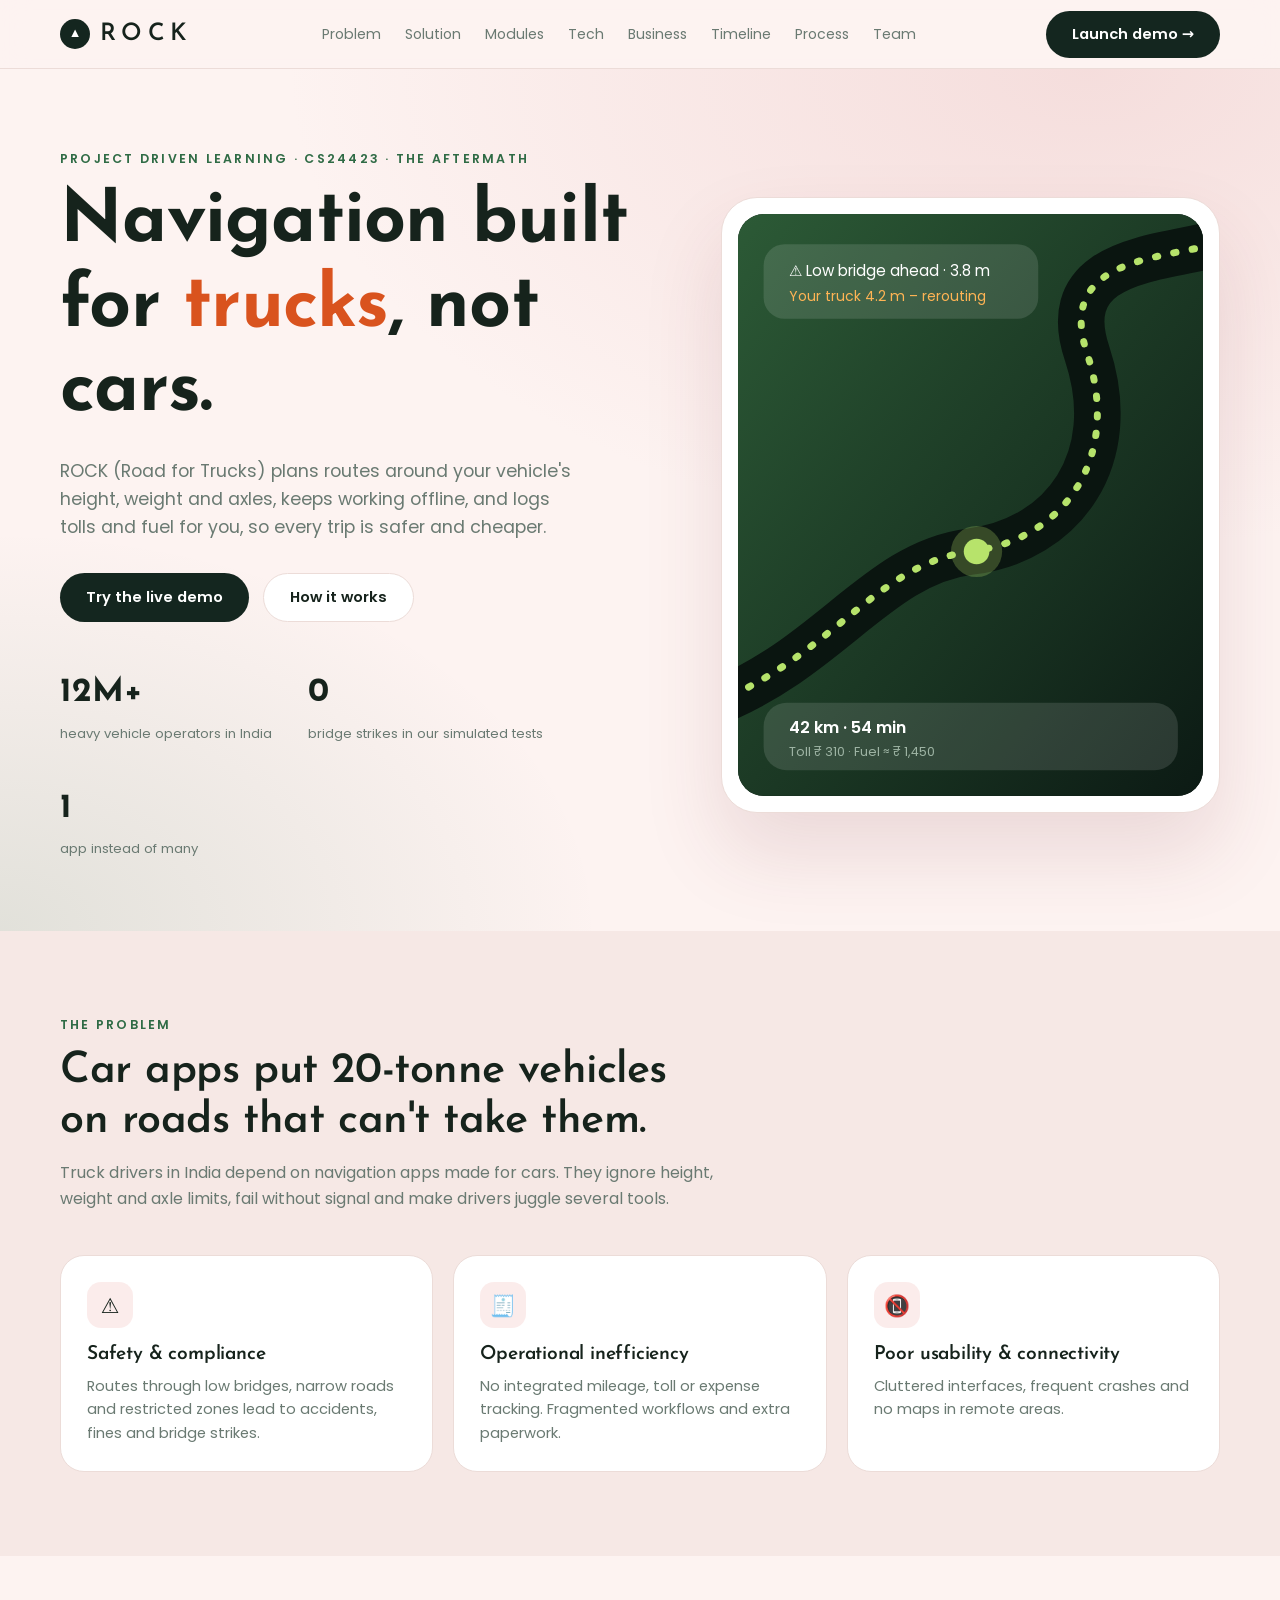
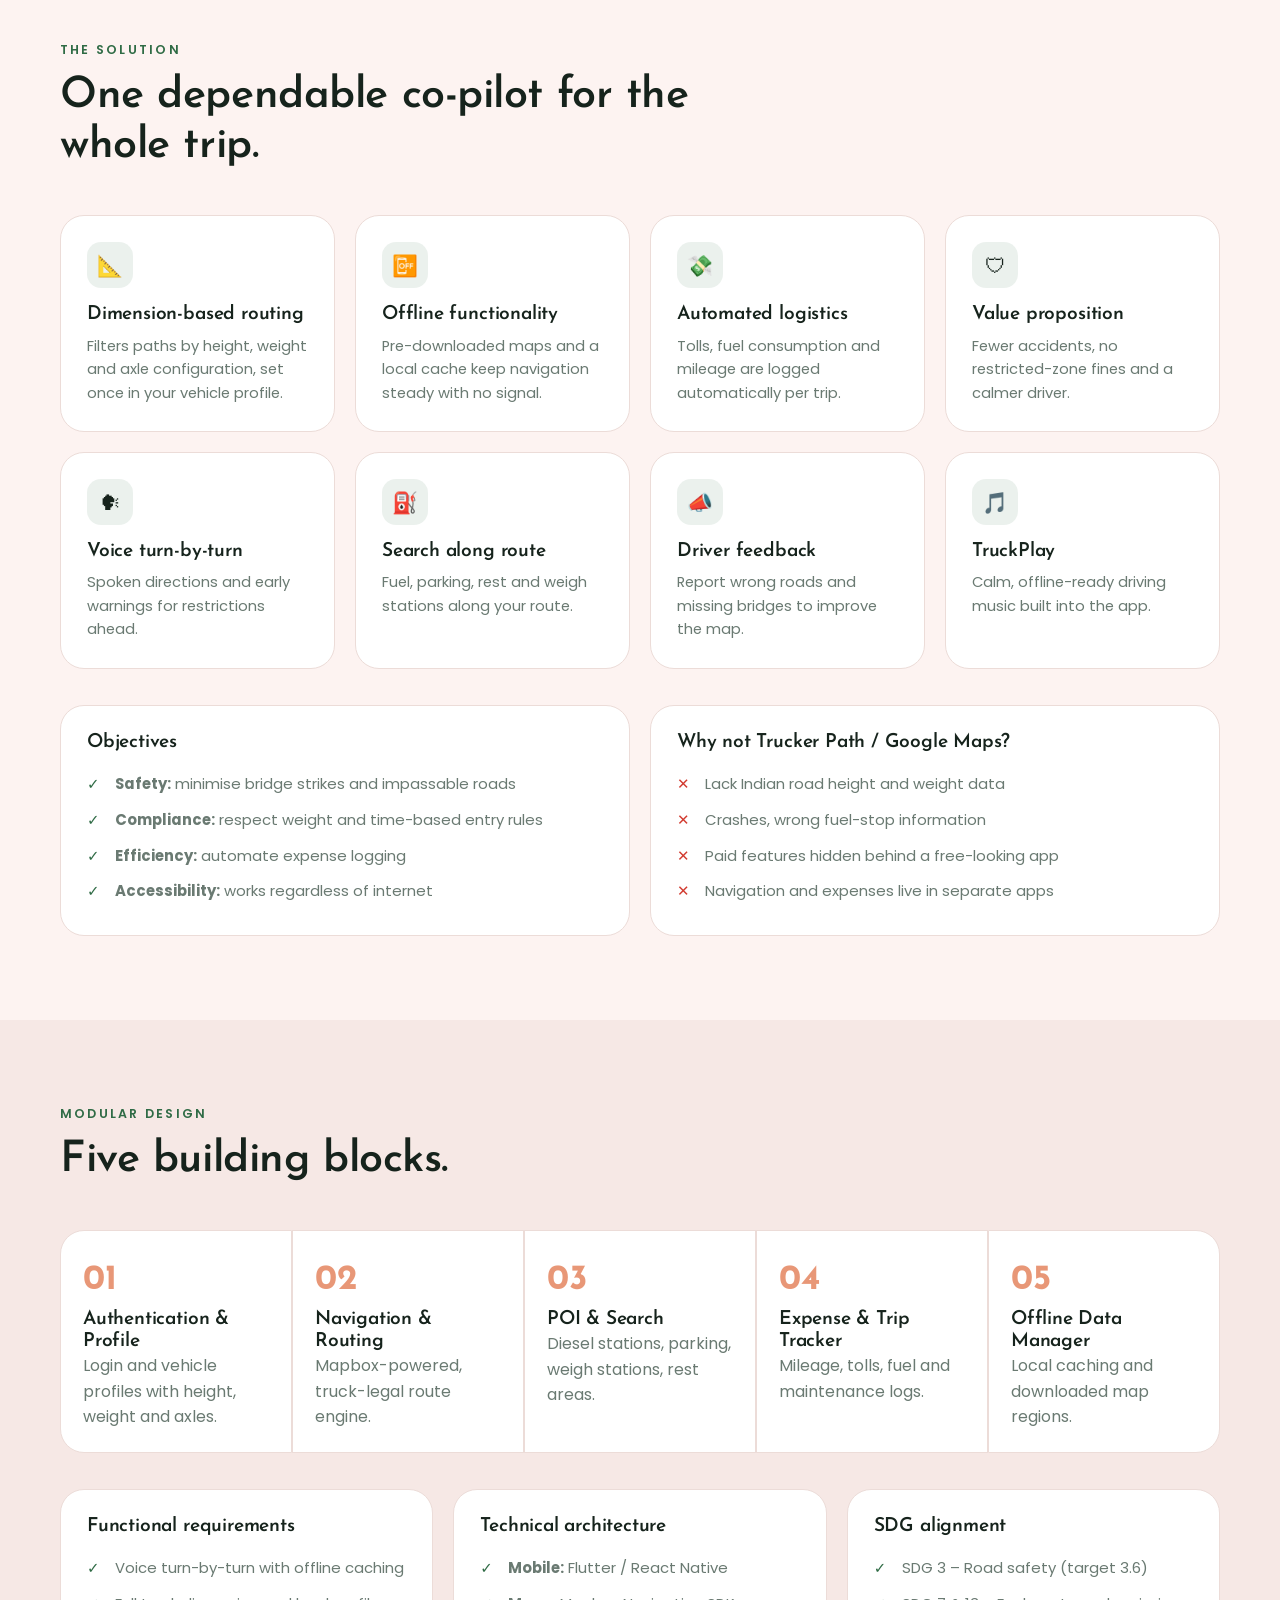
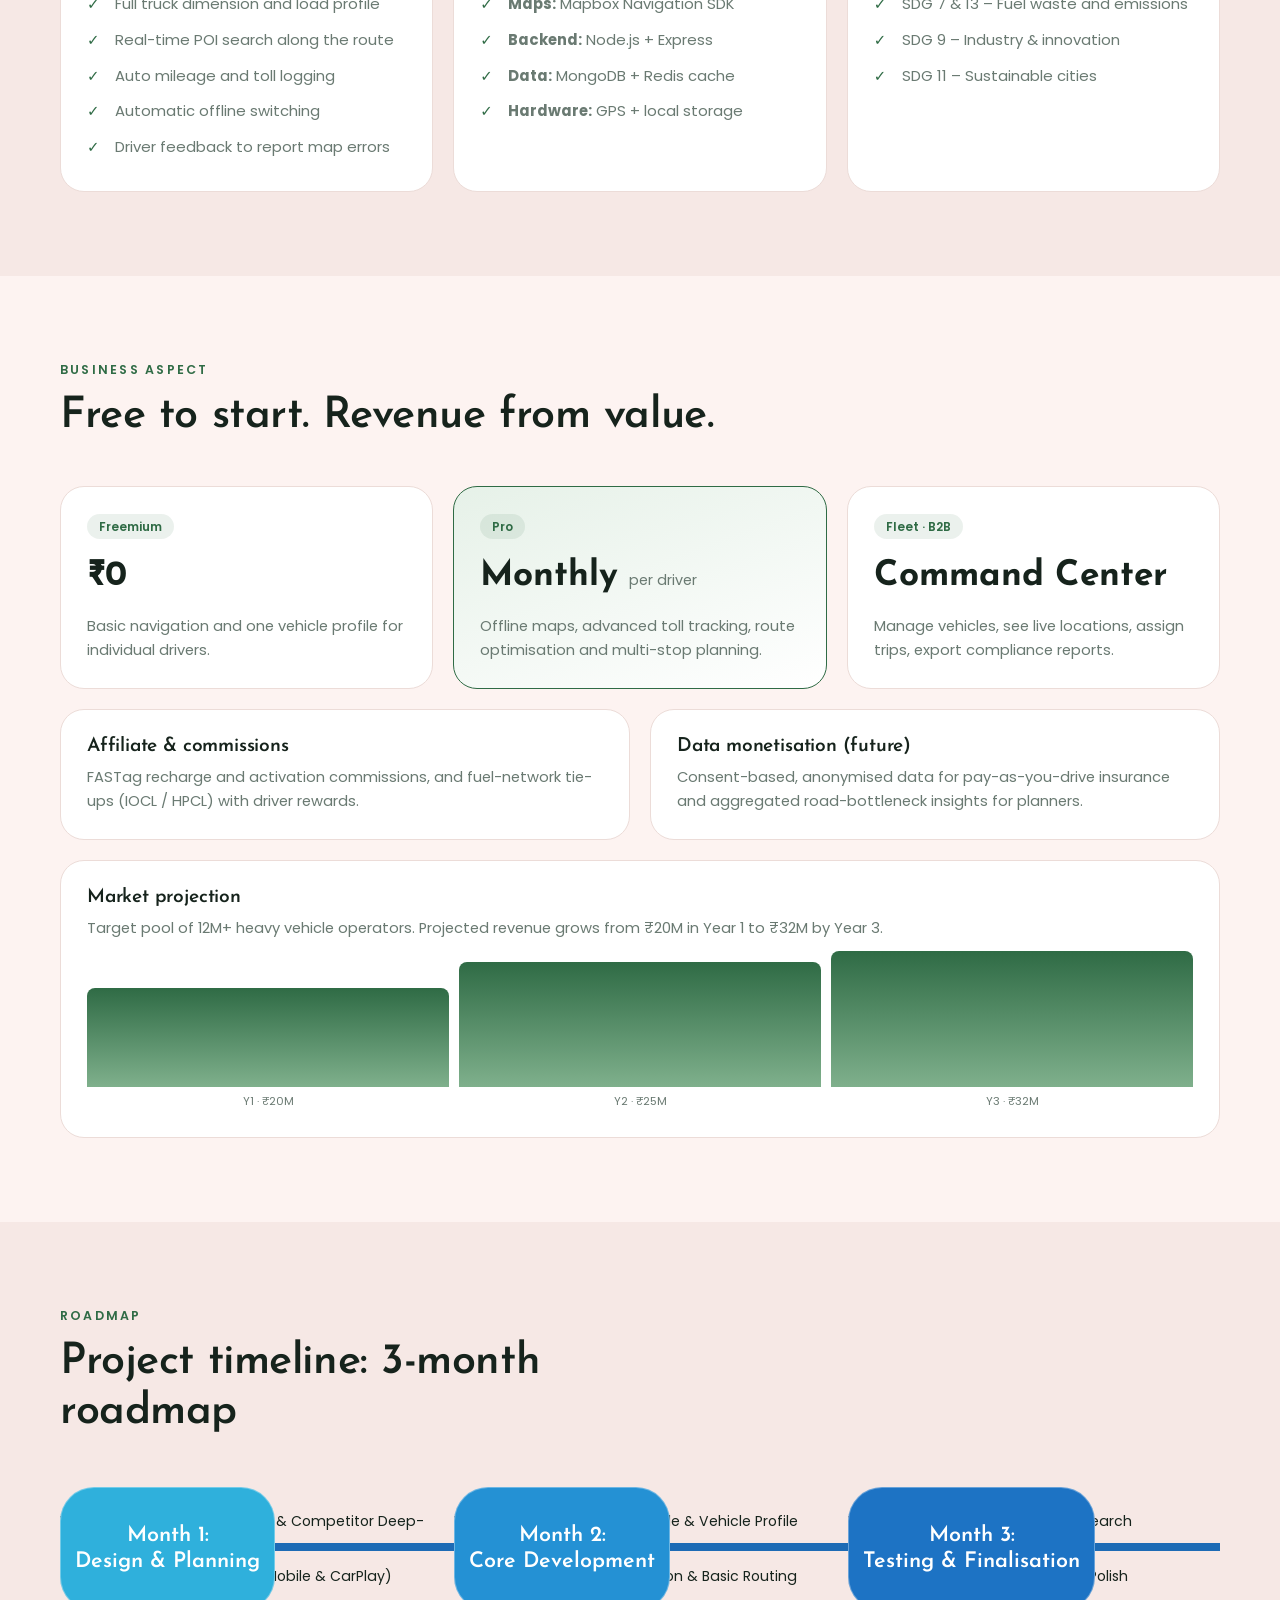
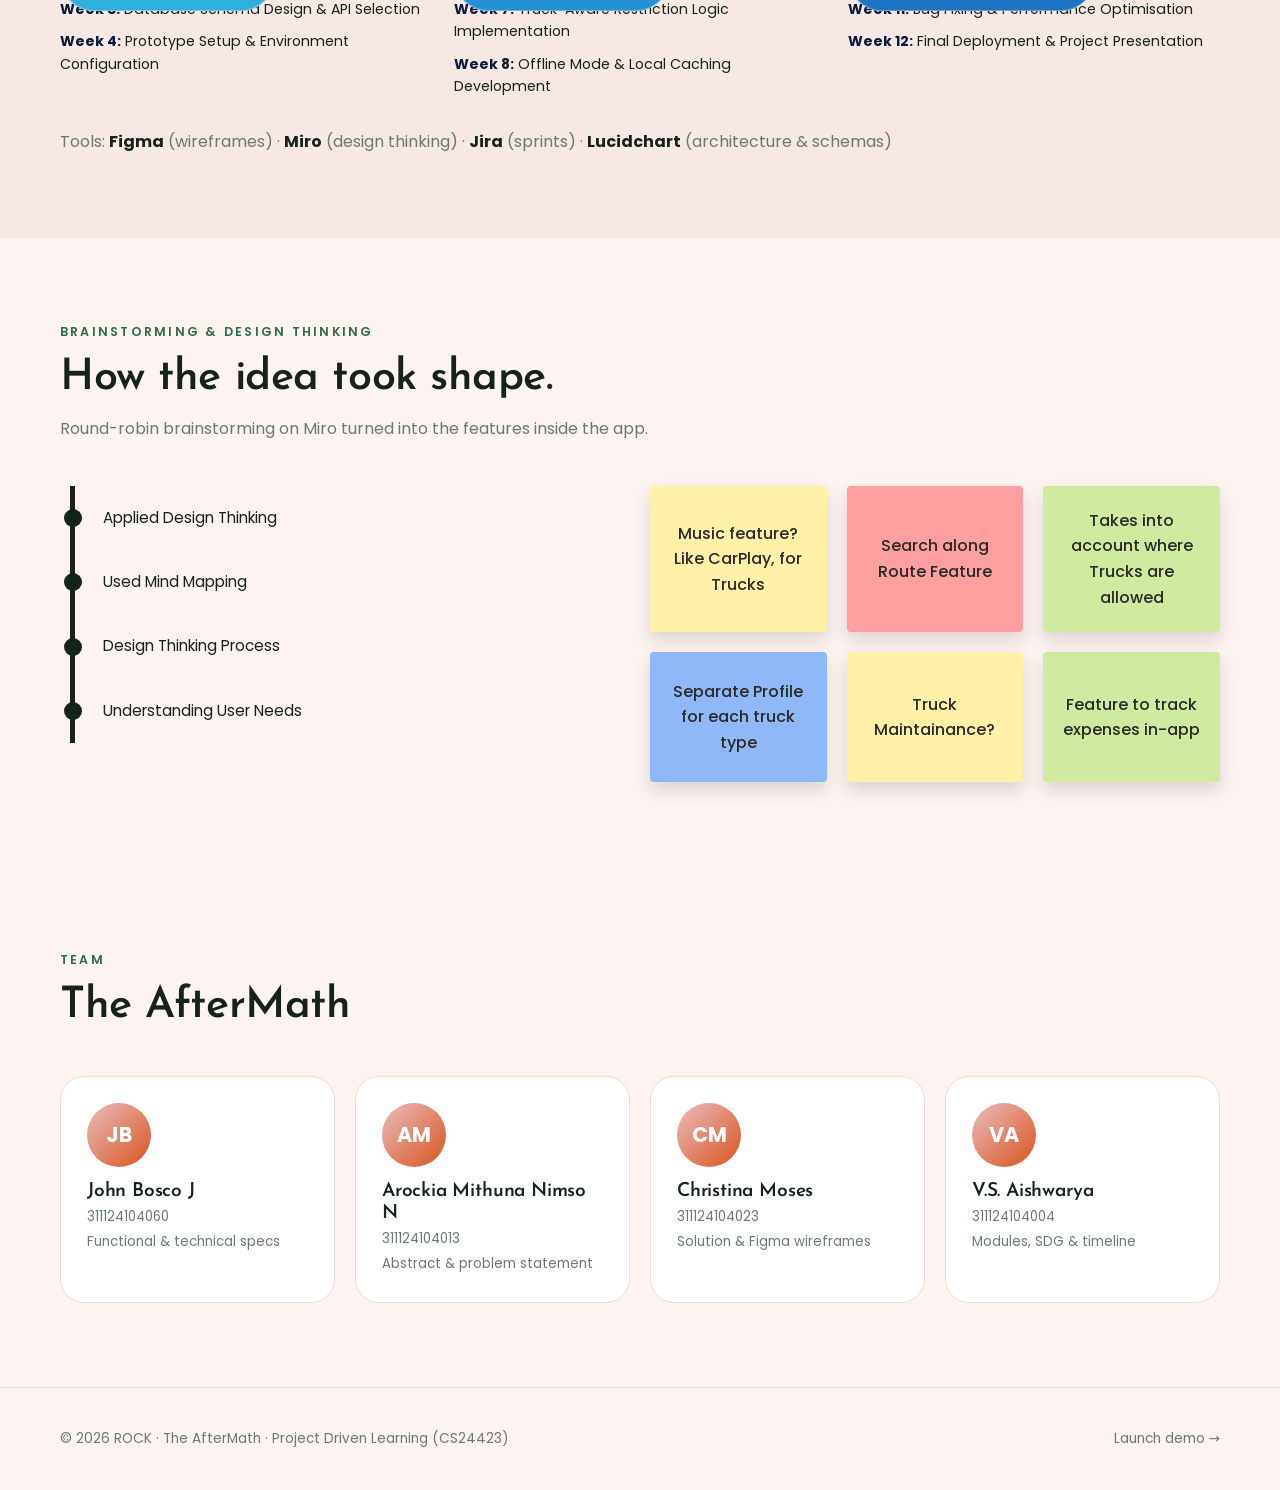
<file: index.html>
<!doctype html>
<html lang="en">
<head>
<meta charset="utf-8">
<meta name="viewport" content="width=device-width,initial-scale=1">
<title>ROCK – Road for Trucks</title>
<meta name="description" content="ROCK is a truck-specific navigation system for India: dimension-based routing, offline maps, and automatic toll & fuel tracking.">
<link rel="preconnect" href="https://fonts.googleapis.com">
<link href="https://fonts.googleapis.com/css2?family=Josefin+Sans:wght@400;600;700&family=Poppins:wght@400;500;600;700&display=swap" rel="stylesheet">
<link rel="stylesheet" href="styles.css">
</head>
<body>
<nav class="top"><div class="wrap">
  <a class="logo" href="#"><i>▲</i>ROCK</a>
  <div class="links"><a href="#problem">Problem</a><a href="#solution">Solution</a><a href="#modules">Modules</a><a href="#tech">Tech</a><a href="#business">Business</a><a href="#timeline">Timeline</a><a href="#process">Process</a><a href="#team">Team</a></div>
  <a class="btn primary" href="app.html">Launch demo →</a>
</div></nav>

<header class="hero"><div class="wrap">
  <div>
    <p class="eyebrow">Project Driven Learning · CS24423 · The AfterMath</p>
    <h1>Navigation built for <em>trucks</em>, not cars.</h1>
    <p class="lead">ROCK (Road for Trucks) plans routes around your vehicle's height, weight and axles, keeps working offline, and logs tolls and fuel for you, so every trip is safer and cheaper.</p>
    <div class="cta"><a class="btn primary" href="app.html">Try the live demo</a><a class="btn ghost" href="#solution">How it works</a></div>
    <div class="stats"><div><b>12M+</b><span>heavy vehicle operators in India</span></div><div><b>0</b><span>bridge strikes in our simulated tests</span></div><div><b>1</b><span>app instead of many</span></div></div>
  </div>
  <div class="phone"><div class="screen">
    <svg viewBox="0 0 400 500" width="100%" height="100%" aria-label="Route preview with truck restriction warning">
      <defs><linearGradient id="g" x1="0" y1="0" x2="1" y2="1"><stop offset="0" stop-color="#2c5a36"/><stop offset="1" stop-color="#0c1a14"/></linearGradient></defs>
      <rect width="400" height="500" fill="url(#g)"/>
      <path d="M-20 420 C80 380 120 300 200 290 S330 210 300 120 S380 40 430 20" stroke="#0a1510" stroke-width="40" fill="none"/>
      <path d="M-20 420 C80 380 120 300 200 290 S330 210 300 120 S380 40 430 20" stroke="#b6e36b" stroke-width="6" fill="none" stroke-dasharray="2 14" stroke-linecap="round"/>
      <circle cx="205" cy="290" r="11" fill="#b6e36b"/><circle cx="205" cy="290" r="22" fill="#b6e36b" opacity=".25"/>
      <rect x="22" y="26" width="236" height="64" rx="18" fill="#fff" opacity=".12"/>
      <text x="44" y="53" fill="#fff" font-size="13" font-family="Poppins">⚠ Low bridge ahead · 3.8 m</text>
      <text x="44" y="75" fill="#ffb454" font-size="12" font-family="Poppins">Your truck 4.2 m – rerouting</text>
      <rect x="22" y="420" width="356" height="58" rx="20" fill="#fff" opacity=".12"/>
      <text x="44" y="446" fill="#fff" font-size="14" font-family="Poppins" font-weight="600">42 km · 54 min</text>
      <text x="44" y="466" fill="#9db3a3" font-size="11" font-family="Poppins">Toll ₹ 310 · Fuel ≈ ₹ 1,450</text>
    </svg>
  </div></div>
</div></header>

<section class="s alt" id="problem"><div class="wrap">
  <div class="head"><p class="eyebrow">The problem</p><h2>Car apps put 20-tonne vehicles on roads that can't take them.</h2><p style="margin-top:14px">Truck drivers in India depend on navigation apps made for cars. They ignore height, weight and axle limits, fail without signal and make drivers juggle several tools.</p></div>
  <div class="grid g3 vs">
    <div class="card bad"><div class="ic">⚠</div><h3>Safety &amp; compliance</h3><p>Routes through low bridges, narrow roads and restricted zones lead to accidents, fines and bridge strikes.</p></div>
    <div class="card bad"><div class="ic">🧾</div><h3>Operational inefficiency</h3><p>No integrated mileage, toll or expense tracking. Fragmented workflows and extra paperwork.</p></div>
    <div class="card bad"><div class="ic">📵</div><h3>Poor usability &amp; connectivity</h3><p>Cluttered interfaces, frequent crashes and no maps in remote areas.</p></div>
  </div>
</div></section>

<section class="s" id="solution"><div class="wrap">
  <div class="head"><p class="eyebrow">The solution</p><h2>One dependable co-pilot for the whole trip.</h2></div>
  <div class="grid g4">
    <div class="card"><div class="ic">📐</div><h3>Dimension-based routing</h3><p>Filters paths by height, weight and axle configuration, set once in your vehicle profile.</p></div>
    <div class="card"><div class="ic">📴</div><h3>Offline functionality</h3><p>Pre-downloaded maps and a local cache keep navigation steady with no signal.</p></div>
    <div class="card"><div class="ic">💸</div><h3>Automated logistics</h3><p>Tolls, fuel consumption and mileage are logged automatically per trip.</p></div>
    <div class="card"><div class="ic">🛡</div><h3>Value proposition</h3><p>Fewer accidents, no restricted-zone fines and a calmer driver.</p></div>
  </div>
  <div class="grid g4" style="margin-top:20px">
    <div class="card"><div class="ic">🗣</div><h3>Voice turn-by-turn</h3><p>Spoken directions and early warnings for restrictions ahead.</p></div>
    <div class="card"><div class="ic">⛽</div><h3>Search along route</h3><p>Fuel, parking, rest and weigh stations along your route.</p></div>
    <div class="card"><div class="ic">📣</div><h3>Driver feedback</h3><p>Report wrong roads and missing bridges to improve the map.</p></div>
    <div class="card"><div class="ic">🎵</div><h3>TruckPlay</h3><p>Calm, offline-ready driving music built into the app.</p></div>
  </div>
  <div class="grid g2" style="margin-top:36px">
    <div class="card"><h3>Objectives</h3><ul class="tick"><li><b>Safety:</b> minimise bridge strikes and impassable roads</li><li><b>Compliance:</b> respect weight and time-based entry rules</li><li><b>Efficiency:</b> automate expense logging</li><li><b>Accessibility:</b> works regardless of internet</li></ul></div>
    <div class="card"><h3>Why not Trucker Path / Google Maps?</h3><ul class="tick cross"><li>Lack Indian road height and weight data</li><li>Crashes, wrong fuel-stop information</li><li>Paid features hidden behind a free-looking app</li><li>Navigation and expenses live in separate apps</li></ul></div>
  </div>
</div></section>

<section class="s alt" id="modules"><div class="wrap">
  <div class="head"><p class="eyebrow">Modular design</p><h2>Five building blocks.</h2></div>
  <div class="flow">
    <div class="step"><div class="n">01</div><h3>Authentication &amp; Profile</h3><p>Login and vehicle profiles with height, weight and axles.</p></div>
    <div class="step"><div class="n">02</div><h3>Navigation &amp; Routing</h3><p>Mapbox-powered, truck-legal route engine.</p></div>
    <div class="step"><div class="n">03</div><h3>POI &amp; Search</h3><p>Diesel stations, parking, weigh stations, rest areas.</p></div>
    <div class="step"><div class="n">04</div><h3>Expense &amp; Trip Tracker</h3><p>Mileage, tolls, fuel and maintenance logs.</p></div>
    <div class="step"><div class="n">05</div><h3>Offline Data Manager</h3><p>Local caching and downloaded map regions.</p></div>
  </div>
  <div class="grid g3" style="margin-top:36px">
    <div class="card"><h3>Functional requirements</h3><ul class="tick"><li>Voice turn-by-turn with offline caching</li><li>Full truck dimension and load profile</li><li>Real-time POI search along the route</li><li>Auto mileage and toll logging</li><li>Automatic offline switching</li><li>Driver feedback to report map errors</li></ul></div>
    <div class="card" id="tech"><h3>Technical architecture</h3><ul class="tick"><li><b>Mobile:</b> Flutter / React Native</li><li><b>Maps:</b> Mapbox Navigation SDK</li><li><b>Backend:</b> Node.js + Express</li><li><b>Data:</b> MongoDB + Redis cache</li><li><b>Hardware:</b> GPS + local storage</li></ul></div>
    <div class="card"><h3>SDG alignment</h3><ul class="tick"><li>SDG 3 – Road safety (target 3.6)</li><li>SDG 7 &amp; 13 – Fuel waste and emissions</li><li>SDG 9 – Industry &amp; innovation</li><li>SDG 11 – Sustainable cities</li></ul></div>
  </div>
</div></section>

<section class="s" id="business"><div class="wrap">
  <div class="head"><p class="eyebrow">Business aspect</p><h2>Free to start. Revenue from value.</h2></div>
  <div class="grid g3">
    <div class="card"><span class="tag">Freemium</span><div class="price">₹0</div><p>Basic navigation and one vehicle profile for individual drivers.</p></div>
    <div class="card hot"><span class="tag">Pro</span><div class="price">Monthly <small>per driver</small></div><p>Offline maps, advanced toll tracking, route optimisation and multi-stop planning.</p></div>
    <div class="card"><span class="tag">Fleet · B2B</span><div class="price">Command Center</div><p>Manage vehicles, see live locations, assign trips, export compliance reports.</p></div>
  </div>
  <div class="grid g2" style="margin-top:20px">
    <div class="card"><h3>Affiliate &amp; commissions</h3><p>FASTag recharge and activation commissions, and fuel-network tie-ups (IOCL / HPCL) with driver rewards.</p></div>
    <div class="card"><h3>Data monetisation (future)</h3><p>Consent-based, anonymised data for pay-as-you-drive insurance and aggregated road-bottleneck insights for planners.</p></div>
  </div>
  <div class="card" style="margin-top:20px"><h3>Market projection</h3><p>Target pool of 12M+ heavy vehicle operators. Projected revenue grows from ₹20M in Year 1 to ₹32M by Year 3.</p>
  <div class="bars" role="img" aria-label="Revenue Year 1 20M, Year 2 26M, Year 3 32M"><div><i style="height:62%"></i>Y1 · ₹20M</div><div><i style="height:78%"></i>Y2 · ₹25M</div><div><i style="height:100%"></i>Y3 · ₹32M</div></div></div>
</div></section>

<section class="s alt" id="timeline"><div class="wrap">
  <div class="head"><p class="eyebrow">Roadmap</p><h2>Project timeline: 3-month roadmap</h2></div>
  <div class="road">
    <div class="m"><div class="pill">Month 1:<br>Design &amp; Planning</div><ul>
      <li><b>Week 1:</b> Requirement Analysis &amp; Competitor Deep-Dive</li><li><b>Week 2:</b> UI/UX Wireframing (Mobile &amp; CarPlay)</li><li><b>Week 3:</b> Database Schema Design &amp; API Selection</li><li><b>Week 4:</b> Prototype Setup &amp; Environment Configuration</li></ul></div>
    <div class="m"><div class="pill">Month 2:<br>Core Development</div><ul>
      <li><b>Week 5:</b> Authentication Module &amp; Vehicle Profile Setup</li><li><b>Week 6:</b> Mapbox API Integration &amp; Basic Routing</li><li><b>Week 7:</b> Truck-Aware Restriction Logic Implementation</li><li><b>Week 8:</b> Offline Mode &amp; Local Caching Development</li></ul></div>
    <div class="m"><div class="pill">Month 3:<br>Testing &amp; Finalisation</div><ul>
      <li><b>Week 9:</b> Expense Tracking &amp; POI Search Development</li><li><b>Week 10:</b> Integration Testing &amp; UI Polish</li><li><b>Week 11:</b> Bug Fixing &amp; Performance Optimisation</li><li><b>Week 12:</b> Final Deployment &amp; Project Presentation</li></ul></div>
  </div>
  <p style="margin-top:26px">Tools: <b style="color:var(--ink)">Figma</b> (wireframes) · <b style="color:var(--ink)">Miro</b> (design thinking) · <b style="color:var(--ink)">Jira</b> (sprints) · <b style="color:var(--ink)">Lucidchart</b> (architecture &amp; schemas)</p>
</div></section>

<section class="s" id="process"><div class="wrap">
  <div class="head"><p class="eyebrow">Brainstorming &amp; design thinking</p><h2>How the idea took shape.</h2><p style="margin-top:12px">Round-robin brainstorming on Miro turned into the features inside the app.</p></div>
  <div class="grid g2" style="align-items:start">
    <div class="vline"><div>Applied Design Thinking</div><div>Used Mind Mapping</div><div>Design Thinking Process</div><div>Understanding User Needs</div></div>
    <div class="grid g3">
      <div class="sticky" style="background:#fff2a8">Music feature? Like CarPlay, for Trucks</div>
      <div class="sticky" style="background:#ff9f9f">Search along Route Feature</div>
      <div class="sticky" style="background:#d0eaa0">Takes into account where Trucks are allowed</div>
      <div class="sticky" style="background:#8fb8f8">Separate Profile for each truck type</div>
      <div class="sticky" style="background:#fff2a8">Truck Maintainance?</div>
      <div class="sticky" style="background:#d0eaa0">Feature to track expenses in-app</div>
    </div>
  </div>
</div></section>

<section class="s" id="team"><div class="wrap">
  <div class="head"><p class="eyebrow">Team</p><h2>The AfterMath</h2></div>
  <div class="grid g4 team">
    <div class="card"><div class="av">JB</div><h3>John Bosco J</h3><small>311124104060<br>Functional &amp; technical specs</small></div>
    <div class="card"><div class="av">AM</div><h3>Arockia Mithuna Nimso N</h3><small>311124104013<br>Abstract &amp; problem statement</small></div>
    <div class="card"><div class="av">CM</div><h3>Christina Moses</h3><small>311124104023<br>Solution &amp; Figma wireframes</small></div>
    <div class="card"><div class="av">VA</div><h3>V.S. Aishwarya</h3><small>311124104004<br>Modules, SDG &amp; timeline</small></div>
  </div>
</div></section>

<footer><div class="wrap"><span>© 2026 ROCK · The AfterMath · Project Driven Learning (CS24423)</span><a href="app.html">Launch demo →</a></div></footer>
</body>
</html>
</file>
<file: styles.css>
:root{
  --bg:#fdf3f1; --bg2:#f6e8e5; --card:#ffffff; --line:#ecdcd8; --ink:#16231c; --mute:#6a7a72;
  --dark:#14261f; --lime:#2f6b45; --accent:#2f6b45; --rose:#e9bdbd; --maroon:#7a2e3a; --orange:#d9531e;
  --amber:#b86e00; --red:#d23b30; --r:24px;
  --font:'Poppins',system-ui,sans-serif; --head:'Josefin Sans','Poppins',sans-serif;
}
*{box-sizing:border-box;margin:0;padding:0}
html{scroll-behavior:smooth}
body{font-family:var(--font);background:var(--bg);color:var(--ink);line-height:1.6;-webkit-font-smoothing:antialiased}
a{color:inherit;text-decoration:none}
img,svg,canvas{max-width:100%;display:block}
.wrap{width:min(1160px,100% - 40px);margin:auto}
h1,h2,h3{line-height:1.15;letter-spacing:-.01em;font-family:var(--head)}
h1{font-size:clamp(2.6rem,6vw,4.6rem);font-weight:700}
h2{font-size:clamp(1.9rem,3.6vw,2.7rem);font-weight:600}
h3{font-size:1.2rem;font-weight:600}
p{color:var(--mute)}
.eyebrow{color:var(--accent);font-size:.78rem;letter-spacing:.18em;text-transform:uppercase;font-weight:600;margin-bottom:12px}
.btn{display:inline-flex;align-items:center;gap:8px;padding:13px 26px;border-radius:999px;font:600 .92rem var(--font);border:0;cursor:pointer;transition:.2s}
.btn.primary{background:var(--dark);color:#fff}.btn.primary:hover{transform:translateY(-2px);box-shadow:0 10px 26px #14261f44}
.btn.ghost{background:#fff;color:var(--ink);border:1px solid var(--line)}.btn.ghost:hover{border-color:var(--dark)}
.btn.dark{background:var(--dark);color:#fff;width:100%;justify-content:center}
.btn:disabled{opacity:.5;cursor:wait}
.btn:focus-visible,a:focus-visible,input:focus-visible,select:focus-visible,button:focus-visible,.tile:focus-visible{outline:2px solid var(--accent);outline-offset:2px}

/* ===== landing ===== */
nav.top{position:sticky;top:0;z-index:50;backdrop-filter:blur(14px);background:#fdf3f1d9;border-bottom:1px solid var(--line)}
nav.top .wrap{display:flex;align-items:center;justify-content:space-between;height:68px}
.logo{font-family:var(--head);font-weight:600;font-size:1.5rem;letter-spacing:.22em;display:flex;align-items:center;gap:10px}
.logo i{width:30px;height:30px;border-radius:50%;background:var(--dark);display:grid;place-items:center;color:#fff;font-style:normal;font-size:.8rem;letter-spacing:0}
.links{display:flex;gap:24px;font-size:.88rem;color:var(--mute)}.links a:hover{color:var(--ink)}
@media(max-width:900px){.links{display:none}}
.hero{position:relative;overflow:hidden;padding:80px 0 70px}
.hero::before{content:"";position:absolute;inset:0;background:radial-gradient(800px 480px at 85% 0,#e9bdbd66,transparent),radial-gradient(600px 400px at 0 100%,#2f6b4522,transparent)}
.hero .wrap{position:relative;display:grid;grid-template-columns:1.1fr .9fr;gap:50px;align-items:center}
@media(max-width:900px){.hero .wrap{grid-template-columns:1fr}}
.hero h1 em{font-style:normal;color:var(--orange)}
.hero p.lead{font-size:1.1rem;margin:22px 0 32px;max-width:520px}
.cta{display:flex;gap:14px;flex-wrap:wrap}
.stats{display:flex;gap:36px;margin-top:44px;flex-wrap:wrap}
.stats b{display:block;font-family:var(--head);font-size:2.1rem;color:var(--ink)}.stats span{font-size:.82rem;color:var(--mute)}
.phone{background:#fff;border:1px solid var(--line);border-radius:36px;padding:16px;box-shadow:0 40px 80px #7a2e3a22}
.phone .screen{border-radius:26px;overflow:hidden;background:#0a1510;aspect-ratio:4/5;position:relative}
section.s{padding:84px 0}section.alt{background:var(--bg2)}
.head{max-width:660px;margin-bottom:44px}
.grid{display:grid;gap:20px}.g3{grid-template-columns:repeat(3,1fr)}.g2{grid-template-columns:repeat(2,1fr)}.g4{grid-template-columns:repeat(4,1fr)}
@media(max-width:900px){.g3,.g4{grid-template-columns:1fr 1fr}}@media(max-width:600px){.g3,.g2,.g4{grid-template-columns:1fr}}
.card{background:var(--card);border:1px solid var(--line);border-radius:var(--r);padding:26px;transition:.25s}
.card:hover{border-color:#cdb5b0;transform:translateY(-3px)}
.card .ic{width:46px;height:46px;border-radius:14px;background:#2f6b4518;display:grid;place-items:center;font-size:1.3rem;margin-bottom:16px}
.card p{font-size:.92rem;margin-top:8px}
.tag{display:inline-block;padding:3px 12px;border-radius:99px;background:#2f6b4518;color:var(--accent);font-size:.75rem;font-weight:600}
.vs .card.bad .ic{background:#d23b3018}
ul.tick{list-style:none;margin-top:12px}ul.tick li{padding:6px 0 6px 28px;position:relative;color:var(--mute);font-size:.93rem}
ul.tick li::before{content:"✓";position:absolute;left:0;color:var(--accent);font-weight:700}
ul.cross li::before{content:"✕";color:var(--red)}
.flow{display:flex;flex-wrap:wrap}
.flow .step{flex:1;min-width:190px;padding:22px;border:1px solid var(--line);background:var(--card)}
.flow .step:first-child{border-radius:var(--r) 0 0 var(--r)}.flow .step:last-child{border-radius:0 var(--r) var(--r) 0}
.flow .n{font-family:var(--head);font-size:2.2rem;font-weight:700;color:var(--orange);opacity:.6}
@media(max-width:900px){.flow .step{border-radius:var(--r)!important;margin-bottom:10px}}
.price{font-family:var(--head);font-size:2.2rem;font-weight:700;margin:10px 0}.price small{font-size:.9rem;color:var(--mute);font-weight:400;font-family:var(--font)}
.card.hot{border-color:var(--accent);background:linear-gradient(160deg,#e6f1e8,#fff)}
.team .av{width:64px;height:64px;border-radius:50%;background:linear-gradient(135deg,var(--rose),var(--orange));display:grid;place-items:center;font-weight:700;color:#fff;font-size:1.3rem;margin-bottom:14px}
.team small{color:var(--mute)}
footer{padding:40px 0;border-top:1px solid var(--line);color:var(--mute);font-size:.85rem}
footer .wrap{display:flex;justify-content:space-between;flex-wrap:wrap;gap:12px}
/* deck timeline (blue pills) */
.road{position:relative;display:grid;grid-template-columns:repeat(3,1fr);gap:22px;padding-top:6px}
.road::before{content:"";position:absolute;left:0;right:0;top:62px;height:8px;background:#1d6bb5;z-index:0}
.road .m{position:relative;z-index:1}
.road .pill{border-radius:34px;padding:22px 14px;text-align:center;color:#fff;font:600 1.35rem/1.2 var(--head);min-height:124px;display:grid;place-items:center}
.road .m:nth-child(1) .pill{background:#2fb0dc}.road .m:nth-child(2) .pill{background:#2491d4}.road .m:nth-child(3) .pill{background:#1d73c4}
.road ul{list-style:none;margin-top:18px;font-size:.88rem;color:var(--ink)}.road li{padding:5px 0}.road li b{color:#0b1b3a}
@media(max-width:800px){.road{grid-template-columns:1fr}.road::before{display:none}}
.vline{border-left:5px solid var(--ink);margin-left:10px;padding-left:28px}
.vline div{position:relative;padding:20px 0;font-size:.95rem}
.vline div::before{content:"";position:absolute;left:-39px;top:50%;margin-top:-9px;width:18px;height:18px;border-radius:50%;background:var(--ink)}
.sticky{border-radius:4px;padding:22px 18px;min-height:130px;display:grid;place-items:center;text-align:center;font-weight:500;color:#2a2a2a;box-shadow:0 8px 18px #0002;font-size:1rem}
.bars{display:flex;align-items:flex-end;gap:10px;height:170px;padding-top:10px}
.bars div{flex:1;display:flex;flex-direction:column;align-items:center;justify-content:flex-end;gap:6px;height:100%;font-size:.7rem;color:var(--mute)}
.bars i{width:100%;background:linear-gradient(var(--accent),#7fb08c);border-radius:8px 8px 0 0;min-height:3px}

/* ===== login (Figma: Login) ===== */
body.app{min-height:100vh}
.login{position:relative;min-height:100vh;display:grid;place-items:center;padding:24px;overflow:hidden;background:#264d22}
#bgForest{position:absolute;inset:0;width:100%;height:100%;object-fit:cover}
.login .box{position:relative;width:min(900px,100%);background:#fff;border-radius:44px;padding:16px;display:grid;grid-template-columns:.85fr 1.15fr;gap:16px;box-shadow:0 40px 100px #0007}
@media(max-width:780px){.login .box{grid-template-columns:1fr}.login .art{display:none}}
.login .form{padding:26px 34px 22px;text-align:center;color:#111}
.login .form p{color:#555}
.login .logo{justify-content:center;color:#111;font-size:2rem;font-weight:500;letter-spacing:.3em;margin-bottom:18px}
.login .form h2{font-family:var(--font);font-weight:700;font-size:1.65rem;line-height:1.25;margin-bottom:22px;color:#111}
.soc{display:inline-flex;gap:8px;padding:8px 10px;border-radius:99px;background:#efecea;margin:2px 0 10px}
.soc button{width:42px;height:42px;border-radius:50%;border:0;background:#e0dcd9;cursor:pointer;font:700 1rem var(--font);display:grid;place-items:center}
.soc button:hover{background:#d3cecb}
.field{margin:10px 0;text-align:left}
.field input,.field select{width:100%;padding:13px 20px;border-radius:99px;border:1px solid transparent;background:#e3e1e0;font:inherit;font-size:.85rem;color:#111}
.field input::placeholder{color:#777}
.field input:focus{border-color:var(--dark);outline:0}
.login .btn.dark{margin-top:6px;border-radius:99px;padding:14px}
.login .art{border-radius:34px;overflow:hidden;position:relative;min-height:500px;background:#2c5a36}
.login .art canvas{position:absolute;inset:0;width:100%;height:100%}
.pill{position:absolute;background:#ffffff4d;backdrop-filter:blur(10px);color:#fff;padding:10px 16px;border-radius:18px;font-size:.8rem;line-height:1.3;border:1px solid #ffffff55}
.pill b{font-size:1.05rem;display:block}
.err{color:#d23b30;font-size:.8rem;min-height:20px}

/* ===== app shell (Figma: Overview) ===== */
.shell{display:grid;grid-template-columns:96px 1fr;min-height:100vh;background:var(--bg)}
aside.side{padding:26px 0;display:flex;flex-direction:column;align-items:center;gap:14px;position:sticky;top:0;height:100vh}
aside.side .rb{width:44px;height:44px;border-radius:50%;border:0;background:transparent;color:var(--ink);display:grid;place-items:center;cursor:pointer;transition:.2s}
aside.side .rb svg{width:20px;height:20px;stroke:currentColor;fill:none;stroke-width:1.8;stroke-linecap:round;stroke-linejoin:round}
aside.side .rb:hover{background:#00000010}
aside.side .rb.on{background:#e6e0de}
aside.side .rb.plus{background:#2a1a57;color:#fff;width:26px;height:26px;margin-top:4px}
aside.side .rb.plus svg{width:14px;height:14px}
aside.side .sp{flex:1}
.rplayer{width:42px;border-radius:99px;background:var(--rose);padding:6px 5px 10px;display:flex;flex-direction:column;align-items:center;gap:8px}
.rplayer .rp{width:30px;height:30px;border-radius:50%;border:0;background:var(--maroon);color:#fff;font-size:.8rem;cursor:pointer;display:grid;place-items:center}
.rplayer .vs{width:30px;height:112px;border-radius:99px;background:#f5dcdc;position:relative;overflow:hidden;cursor:ns-resize;touch-action:none}
.rplayer .vs i{position:absolute;left:0;right:0;bottom:0;background:#a55b69;height:50%}
.rplayer .vs b{position:absolute;left:0;right:0;bottom:6px;text-align:center;color:#fff;font-size:.8rem;pointer-events:none}
.rplayer small{width:12px;height:2px;border-radius:2px;background:#a55b69}
main.main{padding:22px 28px 28px 8px;min-width:0}
.frame{background:#fff;border-radius:30px;padding:22px;min-height:calc(100vh - 44px);box-shadow:0 2px 0 #f0e2df}
.bar{display:flex;justify-content:space-between;align-items:center;margin-bottom:20px;gap:16px;flex-wrap:wrap}
.bar h2{font-size:1.9rem}
.chip{display:inline-flex;gap:8px;align-items:center;padding:8px 16px;border-radius:99px;background:var(--bg);border:1px solid var(--line);font-size:.82rem}
.dot{width:8px;height:8px;border-radius:50%;background:#3aa75e}.dot.off{background:var(--amber)}
@media(max-width:860px){
  .shell{grid-template-columns:1fr}
  aside.side{position:fixed;bottom:0;top:auto;left:0;right:0;height:auto;flex-direction:row;justify-content:space-around;z-index:60;background:#fff;border-top:1px solid var(--line);padding:8px}
  aside.side .sp,aside.side .rplayer{display:none}
  main.main{padding:12px 12px 90px}.frame{padding:16px;border-radius:24px}
}

/* overview tiles */
.tiles{display:grid;grid-template-columns:repeat(2,1fr);gap:14px}
@media(max-width:700px){.tiles{grid-template-columns:1fr}}
.tile{position:relative;border-radius:30px;overflow:hidden;min-height:clamp(190px,26vh,260px);cursor:pointer;transition:.25s;isolation:isolate}
.tile:hover{transform:translateY(-3px);box-shadow:0 16px 34px #0003}
.tile svg.art{position:absolute;inset:0;width:100%;height:100%;z-index:-1}
.tile .cap{position:absolute;inset:0;display:flex;flex-direction:column;align-items:center;justify-content:center;gap:10px;padding-bottom:6px}
.tile h3{font-family:var(--head);font-size:clamp(2.6rem,5.6vw,4.2rem);font-weight:600;color:#fff;letter-spacing:.01em;text-shadow:0 2px 18px #0004;line-height:1}
.tile .go{padding:5px 22px;border-radius:99px;background:#fff;color:#111;font-weight:500;font-size:.72rem;border:0}
.hello{display:flex;justify-content:space-between;align-items:center;margin-bottom:14px;gap:10px;flex-wrap:wrap}
.hello p{font-size:.85rem}.hello b{color:var(--ink)}

/* panels / forms in inner pages */
.split{display:grid;grid-template-columns:340px 1fr;gap:18px}
@media(max-width:980px){.split{grid-template-columns:1fr}}
.panel{background:var(--bg);border:1px solid var(--line);border-radius:22px;padding:20px}
.panel .field input,.panel .field select,#mbt{background:#fff;color:var(--ink);border:1px solid var(--line);border-radius:14px;padding:11px 14px;width:100%;font:inherit;font-size:.9rem}
.panel label{font-size:.76rem;color:var(--mute);display:block;margin-bottom:4px}
.row2{display:grid;grid-template-columns:1fr 1fr;gap:10px}
hr.sep{border:0;border-top:1px solid var(--line);margin:18px 0}
h3.sm{font-size:1.05rem}.note{font-size:.78rem;margin:4px 0 8px;color:var(--mute)}
code{background:#fff;padding:1px 6px;border-radius:6px;border:1px solid var(--line)}
.kpis{display:grid;grid-template-columns:repeat(4,1fr);gap:12px;margin-bottom:16px}
@media(max-width:900px){.kpis{grid-template-columns:1fr 1fr}}
.kpi{background:var(--bg);border:1px solid var(--line);border-radius:18px;padding:14px 16px}
.kpi small{color:var(--mute);font-size:.76rem}.kpi b{display:block;font-size:1.35rem;font-family:var(--head)}
.chips{display:flex;gap:8px;flex-wrap:wrap;margin-bottom:6px}
.chips button{padding:8px 16px;border-radius:99px;border:1px solid var(--line);background:#fff;color:var(--ink);font:500 .82rem var(--font);cursor:pointer}
.chips button:hover{border-color:var(--dark)}.chips button.on{background:var(--dark);color:#fff;border-color:var(--dark)}
.side-panel{max-height:660px;overflow:auto}
@media(max-width:980px){.side-panel{max-height:none}}
.mapwrap{position:relative}
#map{height:620px;border-radius:22px;border:1px solid var(--line);z-index:1}
@media(max-width:980px){#map{height:440px}}
.alert{padding:12px 14px;border-radius:14px;font-size:.85rem;margin-top:10px;line-height:1.45}
.alert.ok{background:#2f6b4518;color:#1f5a3a}.alert.warn{background:#ffb4541f;color:var(--amber)}.alert.bad{background:#d23b3016;color:var(--red)}
.routeopt{border:1px solid var(--line);border-radius:14px;padding:12px;margin-top:8px;cursor:pointer;font-size:.88rem;background:#fff}
.routeopt.on{border-color:var(--dark)}
table{width:100%;border-collapse:collapse;font-size:.88rem}
th,td{padding:11px 8px;text-align:left;border-bottom:1px solid var(--line)}th{color:var(--mute);font-weight:500;font-size:.76rem}
.del{background:none;border:0;color:var(--red);cursor:pointer}
.poi{display:flex;gap:12px;align-items:center;padding:12px;border-bottom:1px solid var(--line);font-size:.88rem;cursor:pointer}
.poi:hover{background:#00000006}.poi span.e{font-size:1.4rem}
.hide{display:none!important}
.toast{position:fixed;bottom:90px;left:50%;transform:translateX(-50%);background:var(--dark);color:#fff;padding:12px 22px;border-radius:99px;font-weight:500;z-index:9999;box-shadow:0 10px 30px #0004;font-size:.9rem}
.leaflet-container{font-family:var(--font)}
/* HUD */
.hud{position:absolute;inset:0;z-index:500;pointer-events:none;display:flex;flex-direction:column;justify-content:space-between;padding:14px}
.hud>*{pointer-events:auto}
.hud-top{background:#14261ff2;color:#fff;border-radius:22px;padding:12px 16px;display:flex;gap:14px;align-items:center}
.hud-top>div:nth-child(2){flex:1;font-size:.9rem}.hud-top b{font-size:1.4rem;color:#c8f08a}
.hud-top button{background:#ffffff1f;border:0;color:#fff;width:34px;height:34px;border-radius:50%;cursor:pointer}
.hud-ic{font-size:2rem;width:48px;text-align:center}
.hud-warn{background:#d23b30f2;color:#fff;border-radius:16px;padding:12px 16px;font-weight:600;font-size:.9rem;margin-top:10px}
.hud-bot{background:#14261ff2;color:#fff;border-radius:22px;padding:12px 18px;display:flex;justify-content:space-around;text-align:center}
.hud-bot b{display:block;font-size:1.25rem}.hud-bot small{color:#b9c9bf}
.truckpin{font-size:28px;filter:drop-shadow(0 2px 4px #0008)}
/* trucks page (Figma: Trucks wireframe) */
.typechips{display:flex;gap:12px;flex-wrap:wrap;margin-bottom:16px}
.typechips button{flex:1;min-width:130px;padding:14px 10px;border-radius:99px;border:1px solid var(--line);background:var(--bg2);font:500 .88rem var(--font);color:var(--ink);cursor:pointer}
.typechips button.on{background:var(--dark);color:#fff}
.bigcard{border-radius:26px;background:linear-gradient(135deg,#e7e5e4,#d5d3d1);padding:22px;display:grid;grid-template-columns:1.2fr 1fr;gap:20px;align-items:center;margin-bottom:18px}
@media(max-width:800px){.bigcard{grid-template-columns:1fr}}
.bigcard .spec{display:grid;grid-template-columns:1fr 1fr;gap:10px}
.bigcard .spec div{background:#fff;border-radius:16px;padding:10px 14px}.bigcard .spec small{color:var(--mute);font-size:.72rem}.bigcard .spec b{display:block;font-family:var(--head);font-size:1.25rem}
.bar2{height:10px;border-radius:9px;background:#eadbd8;overflow:hidden;margin:8px 0}.bar2 i{display:block;height:100%;background:var(--accent)}
.bar2.warn i{background:var(--orange)}
.chart{display:flex;align-items:flex-end;gap:10px;height:170px;padding-top:10px}
.chart div{flex:1;display:flex;flex-direction:column;align-items:center;justify-content:flex-end;gap:6px;height:100%;font-size:.68rem;color:var(--mute)}
.chart i{width:100%;background:linear-gradient(var(--accent),#7fb08c);border-radius:8px 8px 0 0;min-height:3px}
/* TruckPlay */
.player{text-align:center}
.vinyl{width:min(250px,70%);aspect-ratio:1;border-radius:50%;margin:8px auto;background:repeating-radial-gradient(circle,#4a1520 0 3px,#5d1c29 3px 6px);display:grid;place-items:center;box-shadow:0 20px 50px #7a2e3a55;border:6px solid #7a2e3a}
.vinyl .lbl{width:34%;aspect-ratio:1;border-radius:50%;background:var(--rose);color:var(--maroon);display:grid;place-items:center;font-weight:700;font-size:.8rem;letter-spacing:.2em}
.vinyl.spin{animation:sp 4s linear infinite}@keyframes sp{to{transform:rotate(360deg)}}
.prog{height:5px;border-radius:9px;background:#e8d5d1;margin:16px 0 4px;overflow:hidden}.prog i{display:block;height:100%;width:0;background:var(--maroon)}
.tm{display:flex;justify-content:space-between;font-size:.75rem;color:var(--mute)}
.ctrls{display:flex;gap:18px;justify-content:center;align-items:center;margin:14px 0}
.ctrls button{background:#fff;border:1px solid var(--line);color:var(--ink);width:48px;height:48px;border-radius:50%;font-size:1.1rem;cursor:pointer}
.ctrls .big{width:64px;height:64px;background:var(--maroon);color:#fff;border:0;font-size:1.4rem}
.vol{display:flex;gap:10px;align-items:center;justify-content:center}.vol input{width:60%;accent-color:#7a2e3a}
.trk{display:flex;align-items:center;gap:12px;padding:12px;border-radius:16px;cursor:pointer;border:1px solid transparent}
.trk:hover{background:#00000006}.trk.on{border-color:var(--maroon);background:#fff}
.trk small{color:var(--mute)}
@media(min-width:701px){.tiles{grid-auto-rows:1fr;min-height:calc(100vh - 150px)}.tile{min-height:200px}}
@media(max-width:980px){.mapwrap{order:-1;position:sticky;top:0;z-index:20;margin:-6px -6px 12px}#map{height:38vh;min-height:240px}}
@media(max-width:980px){.mapwrap.nav #map{height:62vh}}
</file>
